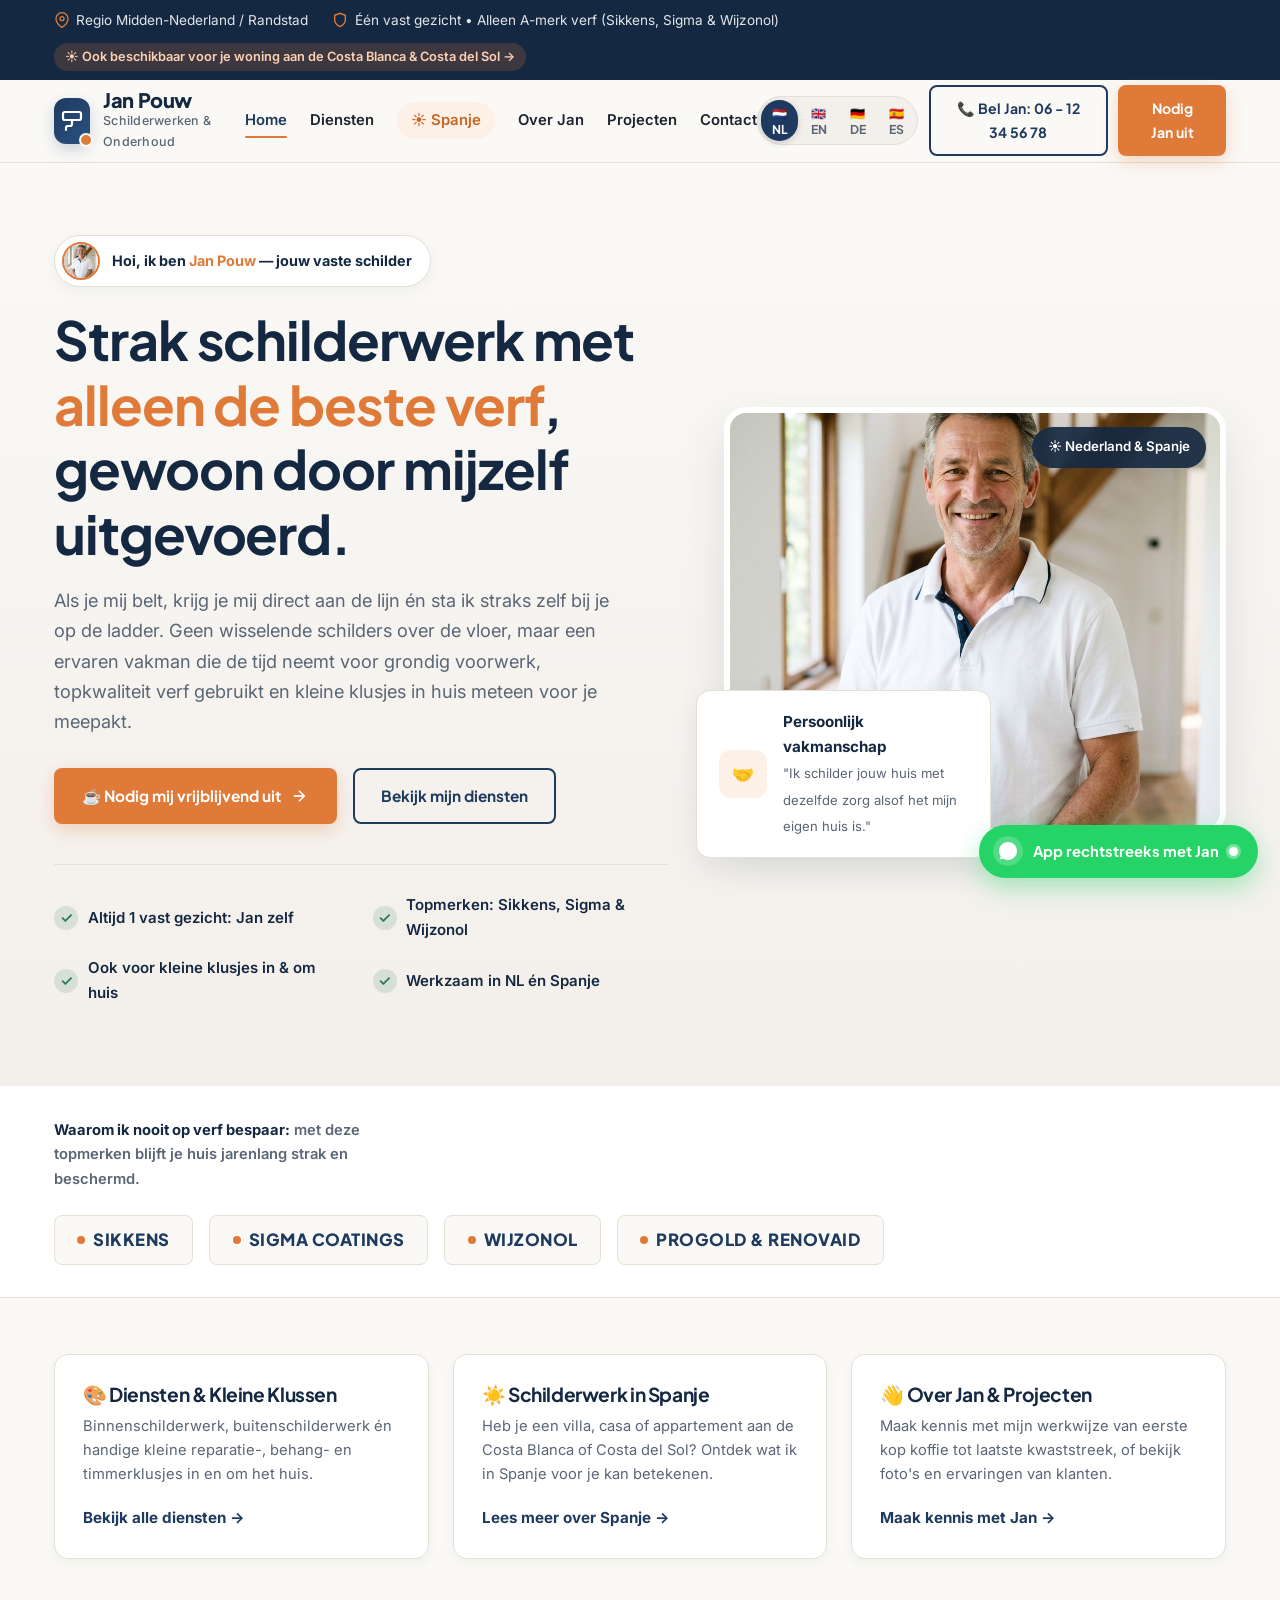
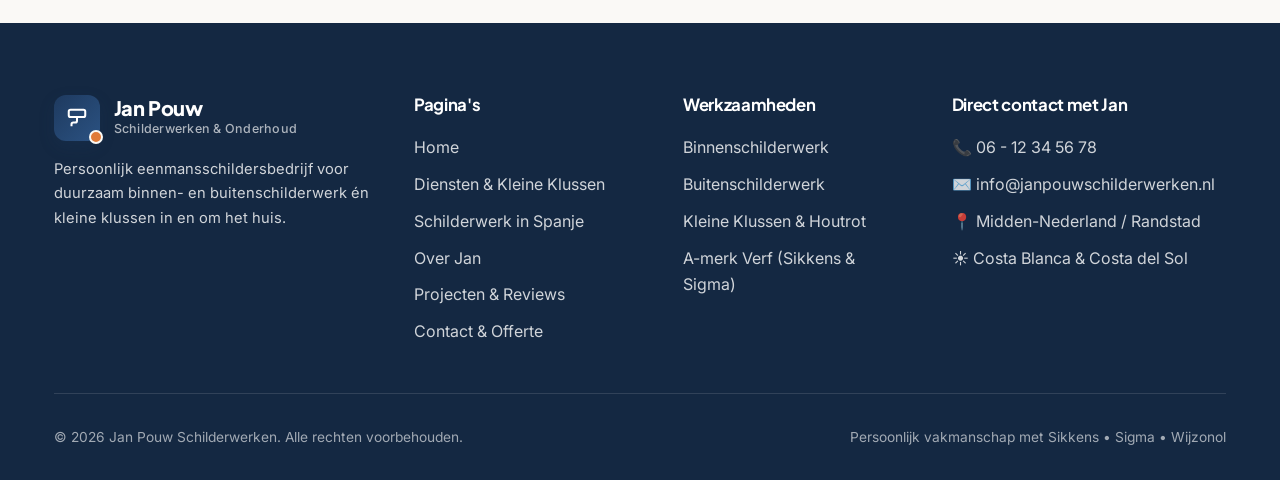
<file: index.html>
<!DOCTYPE html>
<html lang="nl">
<head>
  <meta charset="UTF-8" />
  <meta name="viewport" content="width=device-width, initial-scale=1.0" />
  <title>Jan Pouw Schilderwerken | Persoonlijk Vakmanschap voor Binnen, Buiten &amp; Spanje</title>
  <meta name="description" content="Hoi, ik ben Jan Pouw. Als ervaren eenmanszaak verzorg ik strak binnen- en buitenschilderwerk én kleine klussen in en om je huis. Werkzaam in Midden-Nederland / Randstad en Spanje." />
  <link rel="preconnect" href="https://fonts.googleapis.com" />
  <link rel="preconnect" href="https://fonts.gstatic.com" crossorigin />
  <link href="https://fonts.googleapis.com/css2?family=Caveat:wght@700&family=Inter:wght@400;500;600;700&family=Plus+Jakarta+Sans:wght@600;700;800&display=swap" rel="stylesheet" />
  <link rel="stylesheet" href="css/style.css" />
</head>
<body>

  <!-- Topbar -->
  <div class="topbar">
    <div class="container topbar-inner">
      <div class="topbar-items">
        <span class="topbar-item">
          <svg width="16" height="16" viewBox="0 0 24 24" fill="none" stroke="currentColor" stroke-width="2"><path d="M21 10c0 7-9 13-9 13s-9-6-9-13a9 9 0 0 1 18 0z"/><circle cx="12" cy="10" r="3"/></svg>
          Regio Midden-Nederland / Randstad
        </span>
        <span class="topbar-item">
          <svg width="16" height="16" viewBox="0 0 24 24" fill="none" stroke="currentColor" stroke-width="2"><path d="M12 22s8-4 8-10V5l-8-3-8 3v7c0 6 8 10 8 10z"/></svg>
          Één vast gezicht • Alleen A-merk verf (Sikkens, Sigma &amp; Wijzonol)
        </span>
      </div>
      <div>
        <a href="spanje.html" class="topbar-spain-badge">
          ☀️ Ook beschikbaar voor je woning aan de Costa Blanca &amp; Costa del Sol &rarr;
        </a>
      </div>
    </div>
  </div>

  <!-- Navigatie (6 losse pagina's) -->
  <header class="site-header">
    <div class="container header-inner">
      <a href="index.html" class="brand">
        <div class="brand-mark">
          <svg width="24" height="24" viewBox="0 0 24 24" fill="none" stroke="currentColor" stroke-width="2.2" stroke-linecap="round" stroke-linejoin="round"><path d="M19 3H5a2 2 0 0 0-2 2v4a2 2 0 0 0 2 2h14a2 2 0 0 0 2-2V5a2 2 0 0 0-2-2Z"/><path d="M12 11v4a2 2 0 0 1-2 2H8a2 2 0 0 0-2 2v2"/></svg>
        </div>
        <div class="brand-text">
          <span class="brand-name">Jan Pouw</span>
          <span class="brand-sub">Schilderwerken &amp; Onderhoud</span>
        </div>
      </a>

      <nav class="nav-links" aria-label="Hoofdnavigatie">
        <a href="index.html" class="nav-link active">Home</a>
        <a href="diensten.html" class="nav-link">Diensten</a>
        <a href="spanje.html" class="nav-link nav-link-spain">☀️ Spanje</a>
        <a href="over-jan.html" class="nav-link">Over Jan</a>
        <a href="projecten.html" class="nav-link">Projecten</a>
        <a href="contact.html" class="nav-link">Contact</a>
      </nav>

      <div class="header-cta">
        <a href="tel:+31612345678" class="btn btn-outline btn-sm">📞 Bel Jan: 06 - 12 34 56 78</a>
        <a href="contact.html" class="btn btn-primary btn-sm">Nodig Jan uit</a>
      </div>

      <button class="mobile-toggle" aria-label="Menu openen" aria-expanded="false">
        <svg width="28" height="28" viewBox="0 0 24 24" fill="none" stroke="currentColor" stroke-width="2.2"><line x1="3" y1="6" x2="21" y2="6"/><line x1="3" y1="12" x2="21" y2="12"/><line x1="3" y1="18" x2="21" y2="18"/></svg>
      </button>
    </div>
  </header>

  <!-- Hero Sectie -->
  <section class="hero">
    <div class="container hero-grid">
      <div class="hero-content">
        <div class="jan-intro-pill">
          <img src="images/jan-portret.jpg" alt="Portret van schilder Jan Pouw" />
          <span>Hoi, ik ben <strong>Jan Pouw</strong> — jouw vaste schilder</span>
        </div>

        <h1>Strak schilderwerk met <span>alleen de beste verf</span>, gewoon door mijzelf uitgevoerd.</h1>
        <p class="hero-lead">
          Als je mij belt, krijg je mij direct aan de lijn én sta ik straks zelf bij je op de ladder. Geen wisselende schilders over de vloer, maar een ervaren vakman die de tijd neemt voor grondig voorwerk, topkwaliteit verf gebruikt en kleine klusjes in huis meteen voor je meepakt.
        </p>

        <div class="hero-actions">
          <a href="contact.html" class="btn btn-primary">
            ☕ Nodig mij vrijblijvend uit
            <svg width="18" height="18" viewBox="0 0 24 24" fill="none" stroke="currentColor" stroke-width="2.2"><line x1="5" y1="12" x2="19" y2="12"/><polyline points="12 5 19 12 12 19"/></svg>
          </a>
          <a href="diensten.html" class="btn btn-outline">Bekijk mijn diensten</a>
        </div>

        <div class="hero-usps">
          <div class="hero-usp">
            <span class="hero-usp-icon">✓</span>
            <span>Altijd 1 vast gezicht: Jan zelf</span>
          </div>
          <div class="hero-usp">
            <span class="hero-usp-icon">✓</span>
            <span>Topmerken: Sikkens, Sigma &amp; Wijzonol</span>
          </div>
          <div class="hero-usp">
            <span class="hero-usp-icon">✓</span>
            <span>Ook voor kleine klusjes in &amp; om huis</span>
          </div>
          <div class="hero-usp">
            <span class="hero-usp-icon">✓</span>
            <span>Werkzaam in NL én Spanje</span>
          </div>
        </div>
      </div>

      <div class="hero-visual">
        <div class="hero-image-main">
          <img src="images/jan-portret.jpg" alt="Jan Pouw, ervaren schilder" />
        </div>
        <div class="hero-spain-pill">
          ☀️ Nederland &amp; Spanje
        </div>
        <div class="hero-floating-card">
          <div class="hero-floating-badge">🤝</div>
          <div>
            <strong>Persoonlijk vakmanschap</strong>
            <span>"Ik schilder jouw huis met dezelfde zorg alsof het mijn eigen huis is."</span>
          </div>
        </div>
      </div>
    </div>
  </section>

  <!-- Verfmerken Balk -->
  <section class="brands-bar" aria-label="Verfmerken">
    <div class="container brands-inner">
      <p class="brands-label">
        <strong>Waarom ik nooit op verf bespaar:</strong> met deze topmerken blijft je huis jarenlang strak en beschermd.
      </p>
      <div class="brand-pills">
        <div class="brand-pill"><span class="dot"></span> SIKKENS</div>
        <div class="brand-pill"><span class="dot"></span> SIGMA COATINGS</div>
        <div class="brand-pill"><span class="dot"></span> WIJZONOL</div>
        <div class="brand-pill"><span class="dot"></span> PROGOLD &amp; RENOVAID</div>
      </div>
    </div>
  </section>

  <!-- Compacte Wegwijzer naar de losse pagina's -->
  <section class="section" style="padding: 3.5rem 0 4rem;">
    <div class="container">
      <div class="quick-nav-grid">
        <div class="quick-nav-card">
          <div>
            <h3>🎨 Diensten &amp; Kleine Klussen</h3>
            <p>Binnenschilderwerk, buitenschilderwerk én handige kleine reparatie-, behang- en timmerklusjes in en om het huis.</p>
          </div>
          <a href="diensten.html" class="service-card-link">Bekijk alle diensten &rarr;</a>
        </div>

        <div class="quick-nav-card">
          <div>
            <h3>☀️ Schilderwerk in Spanje</h3>
            <p>Heb je een villa, casa of appartement aan de Costa Blanca of Costa del Sol? Ontdek wat ik in Spanje voor je kan betekenen.</p>
          </div>
          <a href="spanje.html" class="service-card-link">Lees meer over Spanje &rarr;</a>
        </div>

        <div class="quick-nav-card">
          <div>
            <h3>👋 Over Jan &amp; Projecten</h3>
            <p>Maak kennis met mijn werkwijze van eerste kop koffie tot laatste kwaststreek, of bekijk foto's en ervaringen van klanten.</p>
          </div>
          <a href="over-jan.html" class="service-card-link">Maak kennis met Jan &rarr;</a>
        </div>
      </div>
    </div>
  </section>

  <!-- Footer -->
  <footer class="site-footer">
    <div class="container">
      <div class="footer-grid">
        <div class="footer-col">
          <div class="brand" style="margin-bottom: 1rem;">
            <div class="brand-mark">
              <svg width="22" height="22" viewBox="0 0 24 24" fill="none" stroke="currentColor" stroke-width="2.2"><path d="M19 3H5a2 2 0 0 0-2 2v4a2 2 0 0 0 2 2h14a2 2 0 0 0 2-2V5a2 2 0 0 0-2-2Z"/><path d="M12 11v4a2 2 0 0 1-2 2H8a2 2 0 0 0-2 2v2"/></svg>
            </div>
            <div class="brand-text">
              <span class="brand-name" style="color: #fff;">Jan Pouw</span>
              <span class="brand-sub" style="color: rgba(255,255,255,0.65);">Schilderwerken &amp; Onderhoud</span>
            </div>
          </div>
          <p style="font-size: 0.92rem; margin-bottom: 1rem;">
            Persoonlijk eenmansschildersbedrijf voor duurzaam binnen- en buitenschilderwerk én kleine klussen in en om het huis.
          </p>
        </div>

        <div class="footer-col">
          <h4>Pagina's</h4>
          <ul class="footer-links">
            <li><a href="index.html">Home</a></li>
            <li><a href="diensten.html">Diensten &amp; Kleine Klussen</a></li>
            <li><a href="spanje.html">Schilderwerk in Spanje</a></li>
            <li><a href="over-jan.html">Over Jan</a></li>
            <li><a href="projecten.html">Projecten &amp; Reviews</a></li>
            <li><a href="contact.html">Contact &amp; Offerte</a></li>
          </ul>
        </div>

        <div class="footer-col">
          <h4>Werkzaamheden</h4>
          <ul class="footer-links">
            <li><a href="diensten.html#binnen">Binnenschilderwerk</a></li>
            <li><a href="diensten.html#buiten">Buitenschilderwerk</a></li>
            <li><a href="diensten.html#klussen">Kleine Klussen &amp; Houtrot</a></li>
            <li><a href="diensten.html#verf">A-merk Verf (Sikkens &amp; Sigma)</a></li>
          </ul>
        </div>

        <div class="footer-col">
          <h4>Direct contact met Jan</h4>
          <ul class="footer-links">
            <li>📞 <a href="tel:+31612345678">06 - 12 34 56 78</a></li>
            <li>✉️ <a href="mailto:info@janpouwschilderwerken.nl">info@janpouwschilderwerken.nl</a></li>
            <li>📍 Midden-Nederland / Randstad</li>
            <li>☀️ Costa Blanca &amp; Costa del Sol</li>
          </ul>
        </div>
      </div>

      <div class="footer-bottom">
        <span>&copy; 2026 Jan Pouw Schilderwerken. Alle rechten voorbehouden.</span>
        <span>Persoonlijk vakmanschap met Sikkens • Sigma • Wijzonol</span>
      </div>
    </div>
  </footer>

  <script src="js/main.js"></script>
</body>
</html>
</file>
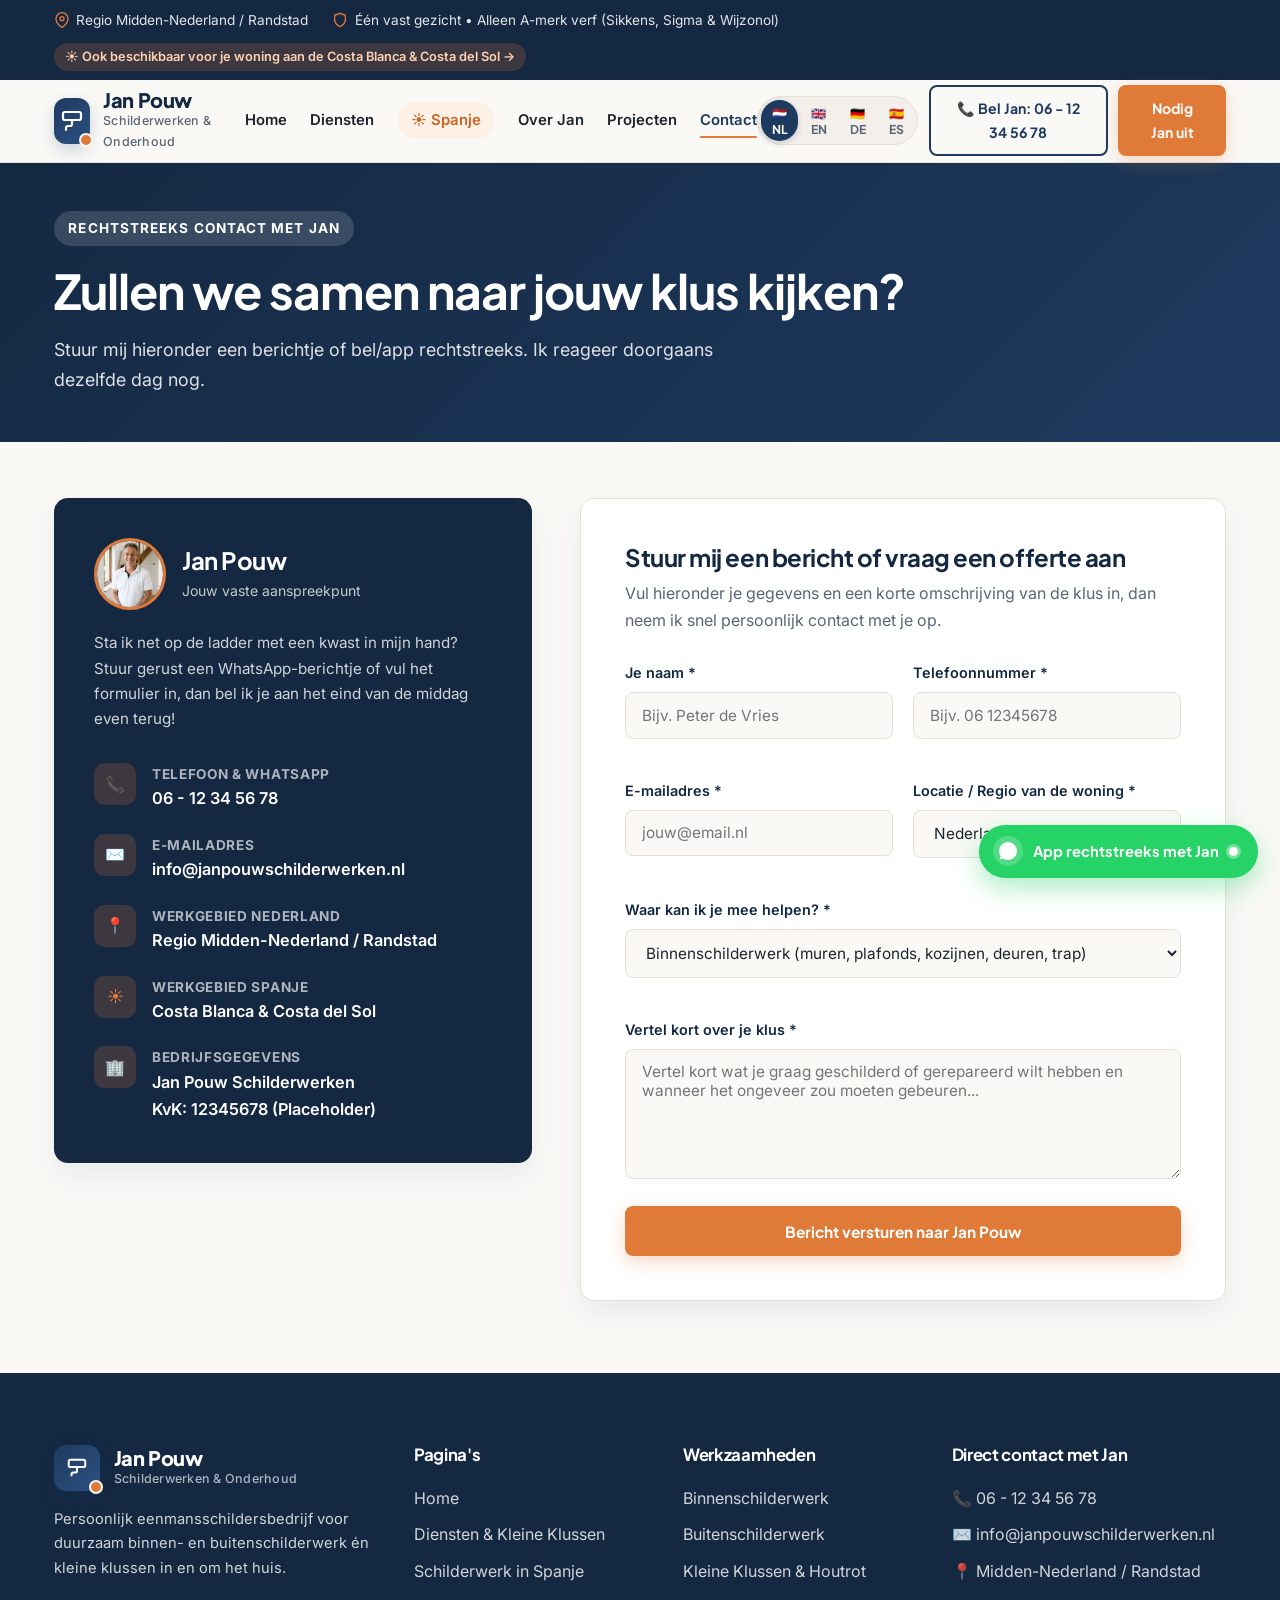
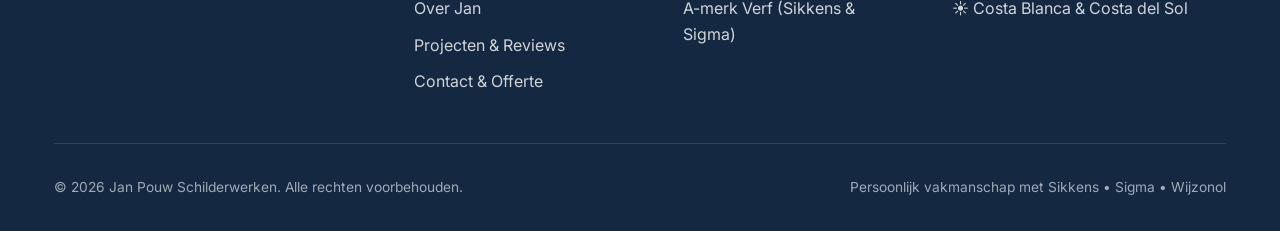
<file: contact.html>
<!DOCTYPE html>
<html lang="nl">
<head>
  <meta charset="UTF-8" />
  <meta name="viewport" content="width=device-width, initial-scale=1.0" />
  <title>Contact &amp; Offerte Aanvragen | Jan Pouw Schilderwerken</title>
  <meta name="description" content="Neem rechtstreeks contact op met Jan Pouw voor een vrijblijvende prijsopgave voor binnen- en buitenschilderwerk, kleine klussen of schilderwerk in Spanje." />
  <link rel="preconnect" href="https://fonts.googleapis.com" />
  <link rel="preconnect" href="https://fonts.gstatic.com" crossorigin />
  <link href="https://fonts.googleapis.com/css2?family=Caveat:wght@700&family=Inter:wght@400;500;600;700&family=Plus+Jakarta+Sans:wght@600;700;800&display=swap" rel="stylesheet" />
  <link rel="stylesheet" href="css/style.css" />
</head>
<body>

  <!-- Topbar -->
  <div class="topbar">
    <div class="container topbar-inner">
      <div class="topbar-items">
        <span class="topbar-item">
          <svg width="16" height="16" viewBox="0 0 24 24" fill="none" stroke="currentColor" stroke-width="2"><path d="M21 10c0 7-9 13-9 13s-9-6-9-13a9 9 0 0 1 18 0z"/><circle cx="12" cy="10" r="3"/></svg>
          Regio Midden-Nederland / Randstad
        </span>
        <span class="topbar-item">
          <svg width="16" height="16" viewBox="0 0 24 24" fill="none" stroke="currentColor" stroke-width="2"><path d="M12 22s8-4 8-10V5l-8-3-8 3v7c0 6 8 10 8 10z"/></svg>
          Één vast gezicht • Alleen A-merk verf (Sikkens, Sigma &amp; Wijzonol)
        </span>
      </div>
      <div>
        <a href="spanje.html" class="topbar-spain-badge">
          ☀️ Ook beschikbaar voor je woning aan de Costa Blanca &amp; Costa del Sol &rarr;
        </a>
      </div>
    </div>
  </div>

  <!-- Navigatie -->
  <header class="site-header">
    <div class="container header-inner">
      <a href="index.html" class="brand">
        <div class="brand-mark">
          <svg width="24" height="24" viewBox="0 0 24 24" fill="none" stroke="currentColor" stroke-width="2.2" stroke-linecap="round" stroke-linejoin="round"><path d="M19 3H5a2 2 0 0 0-2 2v4a2 2 0 0 0 2 2h14a2 2 0 0 0 2-2V5a2 2 0 0 0-2-2Z"/><path d="M12 11v4a2 2 0 0 1-2 2H8a2 2 0 0 0-2 2v2"/></svg>
        </div>
        <div class="brand-text">
          <span class="brand-name">Jan Pouw</span>
          <span class="brand-sub">Schilderwerken &amp; Onderhoud</span>
        </div>
      </a>

      <nav class="nav-links" aria-label="Hoofdnavigatie">
        <a href="index.html" class="nav-link">Home</a>
        <a href="diensten.html" class="nav-link">Diensten</a>
        <a href="spanje.html" class="nav-link nav-link-spain">☀️ Spanje</a>
        <a href="over-jan.html" class="nav-link">Over Jan</a>
        <a href="projecten.html" class="nav-link">Projecten</a>
        <a href="contact.html" class="nav-link active">Contact</a>
      </nav>

      <div class="header-cta">
        <a href="tel:+31612345678" class="btn btn-outline btn-sm">📞 Bel Jan: 06 - 12 34 56 78</a>
        <a href="contact.html" class="btn btn-primary btn-sm">Nodig Jan uit</a>
      </div>

      <button class="mobile-toggle" aria-label="Menu openen" aria-expanded="false">
        <svg width="28" height="28" viewBox="0 0 24 24" fill="none" stroke="currentColor" stroke-width="2.2"><line x1="3" y1="6" x2="21" y2="6"/><line x1="3" y1="12" x2="21" y2="12"/><line x1="3" y1="18" x2="21" y2="18"/></svg>
      </button>
    </div>
  </header>

  <!-- Page Hero -->
  <section class="page-hero" style="padding: 3rem 0;">
    <div class="container">
      <span class="eyebrow" style="background: rgba(255,255,255,0.15); color: #fff;">Rechtstreeks contact met Jan</span>
      <h1>Zullen we samen naar jouw klus kijken?</h1>
      <p>Stuur mij hieronder een berichtje of bel/app rechtstreeks. Ik reageer doorgaans dezelfde dag nog.</p>
    </div>
  </section>

  <!-- Contact Sectie -->
  <section class="section" style="padding: 3.5rem 0 4.5rem;">
    <div class="container contact-layout">
      <!-- Linkerkolom: Contactgegevens met Jan's foto -->
      <aside class="contact-info-card">
        <div style="display: flex; align-items: center; gap: 1rem; margin-bottom: 1.25rem;">
          <img src="images/jan-portret.jpg" alt="Jan Pouw" style="width: 72px; height: 72px; border-radius: 50%; object-fit: cover; border: 3px solid var(--accent);" />
          <div>
            <h3 style="margin-bottom: 0.15rem;">Jan Pouw</h3>
            <span style="font-size: 0.88rem; color: rgba(255,255,255,0.75);">Jouw vaste aanspreekpunt</span>
          </div>
        </div>
        <p>Sta ik net op de ladder met een kwast in mijn hand? Stuur gerust een WhatsApp-berichtje of vul het formulier in, dan bel ik je aan het eind van de middag even terug!</p>

        <div class="contact-list">
          <div class="contact-list-item">
            <div class="contact-icon">📞</div>
            <div>
              <strong>Telefoon &amp; WhatsApp</strong>
              <a href="tel:+31612345678">06 - 12 34 56 78</a>
            </div>
          </div>

          <div class="contact-list-item">
            <div class="contact-icon">✉️</div>
            <div>
              <strong>E-mailadres</strong>
              <a href="mailto:info@janpouwschilderwerken.nl">info@janpouwschilderwerken.nl</a>
            </div>
          </div>

          <div class="contact-list-item">
            <div class="contact-icon">📍</div>
            <div>
              <strong>Werkgebied Nederland</strong>
              <span>Regio Midden-Nederland / Randstad</span>
            </div>
          </div>

          <div class="contact-list-item">
            <div class="contact-icon">☀️</div>
            <div>
              <strong>Werkgebied Spanje</strong>
              <span>Costa Blanca &amp; Costa del Sol</span>
            </div>
          </div>

          <div class="contact-list-item">
            <div class="contact-icon">🏢</div>
            <div>
              <strong>Bedrijfsgegevens</strong>
              <span>Jan Pouw Schilderwerken<br />KvK: 12345678 (Placeholder)</span>
            </div>
          </div>
        </div>
      </aside>

      <!-- Rechterkolom: Offerteformulier -->
      <div class="form-card">
        <h2 style="margin-bottom: 0.5rem;">Stuur mij een bericht of vraag een offerte aan</h2>
        <p style="color: var(--text-muted); margin-bottom: 1.75rem;">
          Vul hieronder je gegevens en een korte omschrijving van de klus in, dan neem ik snel persoonlijk contact met je op.
        </p>

        <form id="offerte-form">
          <div class="form-grid">
            <div class="form-group">
              <label for="naam">Je naam *</label>
              <input type="text" id="naam" name="naam" class="form-control" placeholder="Bijv. Peter de Vries" required />
            </div>

            <div class="form-group">
              <label for="telefoon">Telefoonnummer *</label>
              <input type="tel" id="telefoon" name="telefoon" class="form-control" placeholder="Bijv. 06 12345678" required />
            </div>

            <div class="form-group">
              <label for="email">E-mailadres *</label>
              <input type="email" id="email" name="email" class="form-control" placeholder="jouw@email.nl" required />
            </div>

            <div class="form-group">
              <label for="locatie">Locatie / Regio van de woning *</label>
              <select id="locatie" name="locatie" class="form-control">
                <option value="Nederland (Midden-Nederland / Randstad)">Nederland (Midden-Nederland / Randstad)</option>
                <option value="Spanje (Costa Blanca / Costa del Sol)">Spanje (Costa Blanca / Costa del Sol)</option>
                <option value="Anders (vermeld in bericht)">Anders (vermeld plaats in bericht)</option>
              </select>
            </div>

            <div class="form-group full">
              <label for="klus-type">Waar kan ik je mee helpen? *</label>
              <select id="klus-type" name="klus-type" class="form-control">
                <option value="binnen">Binnenschilderwerk (muren, plafonds, kozijnen, deuren, trap)</option>
                <option value="buiten">Buitenschilderwerk (kozijnen, gevel, dakkapel)</option>
                <option value="combinatie">Combinatie binnen- &amp; buitenschilderwerk</option>
                <option value="klusjes">Kleine klussen &amp; onderhoud (houtrot, behangen, timmerwerk, montage)</option>
                <option value="spanje">Schilderwerk &amp; onderhoud in Spanje</option>
              </select>
            </div>

            <div class="form-group full">
              <label for="bericht">Vertel kort over je klus *</label>
              <textarea id="bericht" name="bericht" class="form-control" placeholder="Vertel kort wat je graag geschilderd of gerepareerd wilt hebben en wanneer het ongeveer zou moeten gebeuren..." required></textarea>
            </div>
          </div>

          <button type="submit" class="btn btn-primary" style="width: 100%;">
            Bericht versturen naar Jan Pouw
          </button>

          <div id="form-success" class="form-success" role="status"></div>
        </form>
      </div>
    </div>
  </section>

  <!-- Footer -->
  <footer class="site-footer">
    <div class="container">
      <div class="footer-grid">
        <div class="footer-col">
          <div class="brand" style="margin-bottom: 1rem;">
            <div class="brand-mark">
              <svg width="22" height="22" viewBox="0 0 24 24" fill="none" stroke="currentColor" stroke-width="2.2"><path d="M19 3H5a2 2 0 0 0-2 2v4a2 2 0 0 0 2 2h14a2 2 0 0 0 2-2V5a2 2 0 0 0-2-2Z"/><path d="M12 11v4a2 2 0 0 1-2 2H8a2 2 0 0 0-2 2v2"/></svg>
            </div>
            <div class="brand-text">
              <span class="brand-name" style="color: #fff;">Jan Pouw</span>
              <span class="brand-sub" style="color: rgba(255,255,255,0.65);">Schilderwerken &amp; Onderhoud</span>
            </div>
          </div>
          <p style="font-size: 0.92rem;">
            Persoonlijk eenmansschildersbedrijf voor duurzaam binnen- en buitenschilderwerk én kleine klussen in en om het huis.
          </p>
        </div>

        <div class="footer-col">
          <h4>Pagina's</h4>
          <ul class="footer-links">
            <li><a href="index.html">Home</a></li>
            <li><a href="diensten.html">Diensten &amp; Kleine Klussen</a></li>
            <li><a href="spanje.html">Schilderwerk in Spanje</a></li>
            <li><a href="over-jan.html">Over Jan</a></li>
            <li><a href="projecten.html">Projecten &amp; Reviews</a></li>
            <li><a href="contact.html">Contact &amp; Offerte</a></li>
          </ul>
        </div>

        <div class="footer-col">
          <h4>Werkzaamheden</h4>
          <ul class="footer-links">
            <li><a href="diensten.html#binnen">Binnenschilderwerk</a></li>
            <li><a href="diensten.html#buiten">Buitenschilderwerk</a></li>
            <li><a href="diensten.html#klussen">Kleine Klussen &amp; Houtrot</a></li>
            <li><a href="diensten.html#verf">A-merk Verf (Sikkens &amp; Sigma)</a></li>
          </ul>
        </div>

        <div class="footer-col">
          <h4>Direct contact met Jan</h4>
          <ul class="footer-links">
            <li>📞 <a href="tel:+31612345678">06 - 12 34 56 78</a></li>
            <li>✉️ <a href="mailto:info@janpouwschilderwerken.nl">info@janpouwschilderwerken.nl</a></li>
            <li>📍 Midden-Nederland / Randstad</li>
            <li>☀️ Costa Blanca &amp; Costa del Sol</li>
          </ul>
        </div>
      </div>

      <div class="footer-bottom">
        <span>&copy; 2026 Jan Pouw Schilderwerken. Alle rechten voorbehouden.</span>
        <span>Persoonlijk vakmanschap met Sikkens • Sigma • Wijzonol</span>
      </div>
    </div>
  </footer>

  <script src="js/main.js"></script>
</body>
</html>
</file>
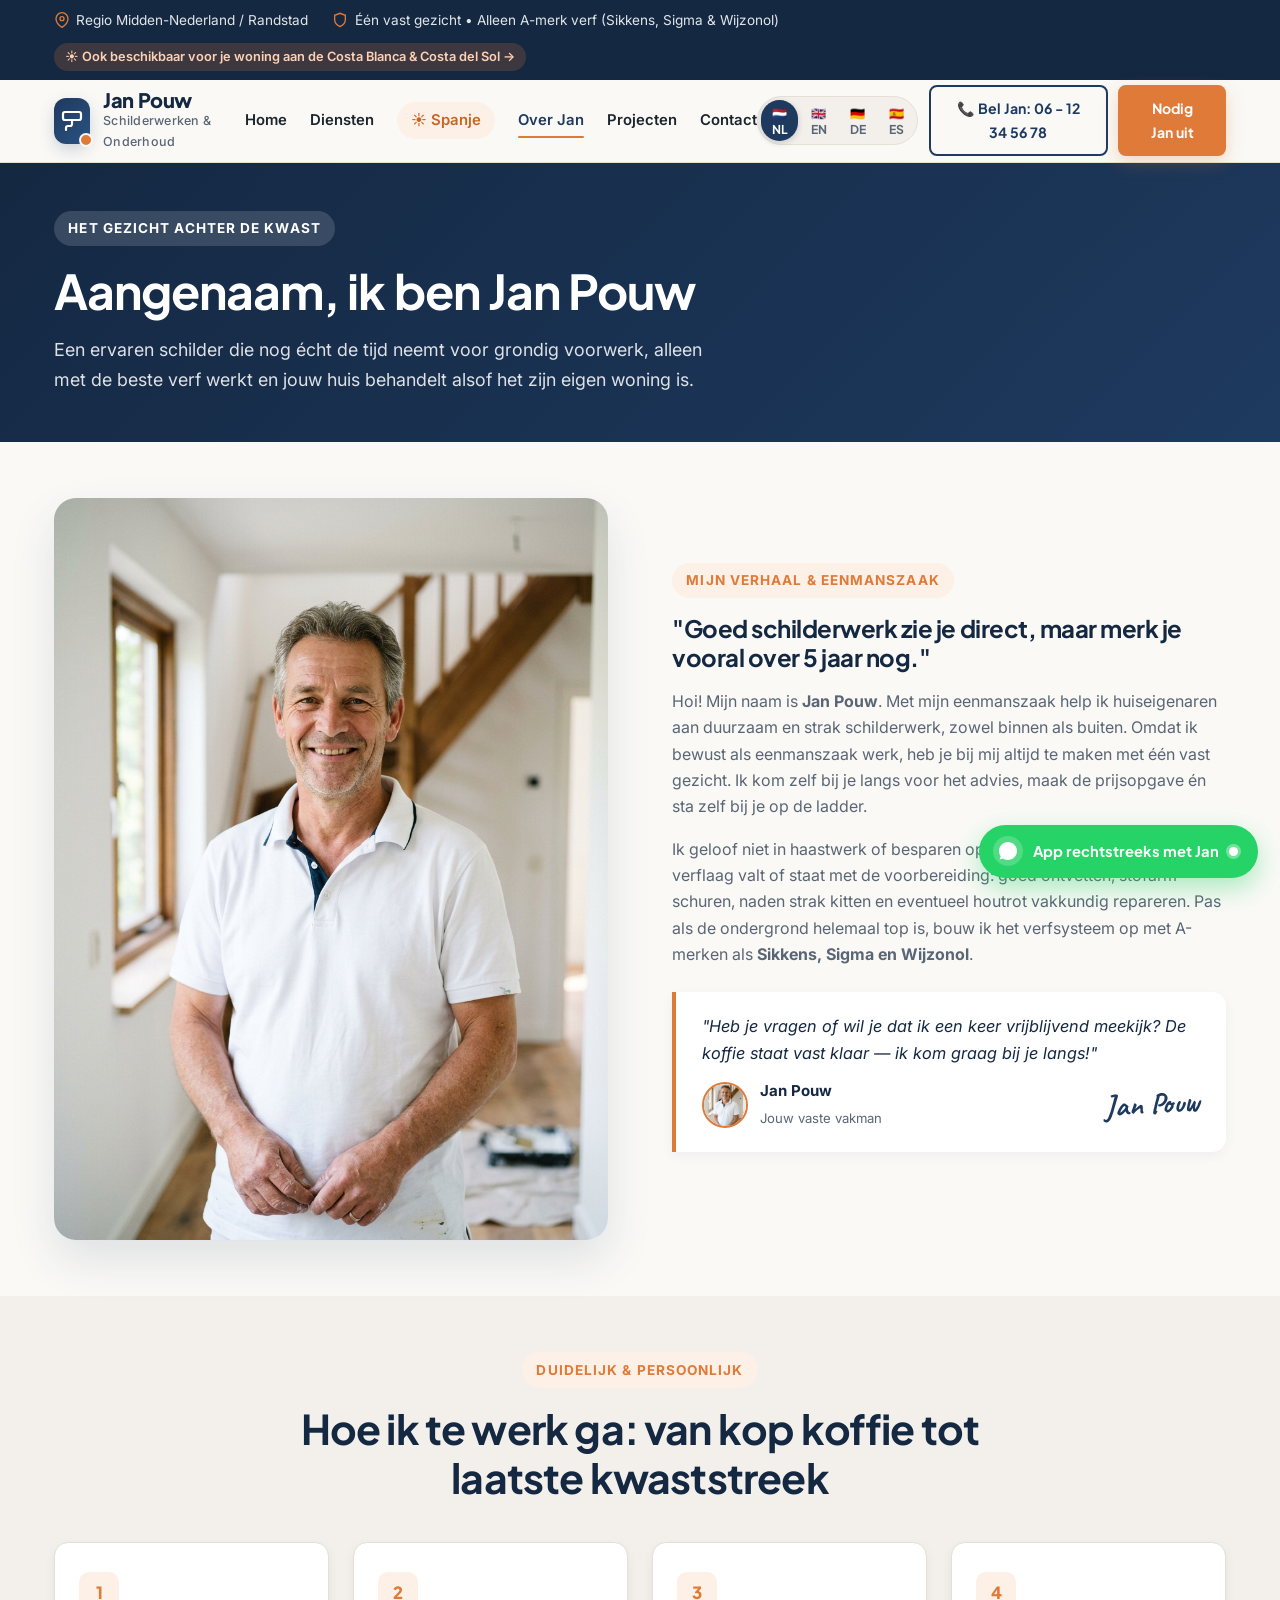
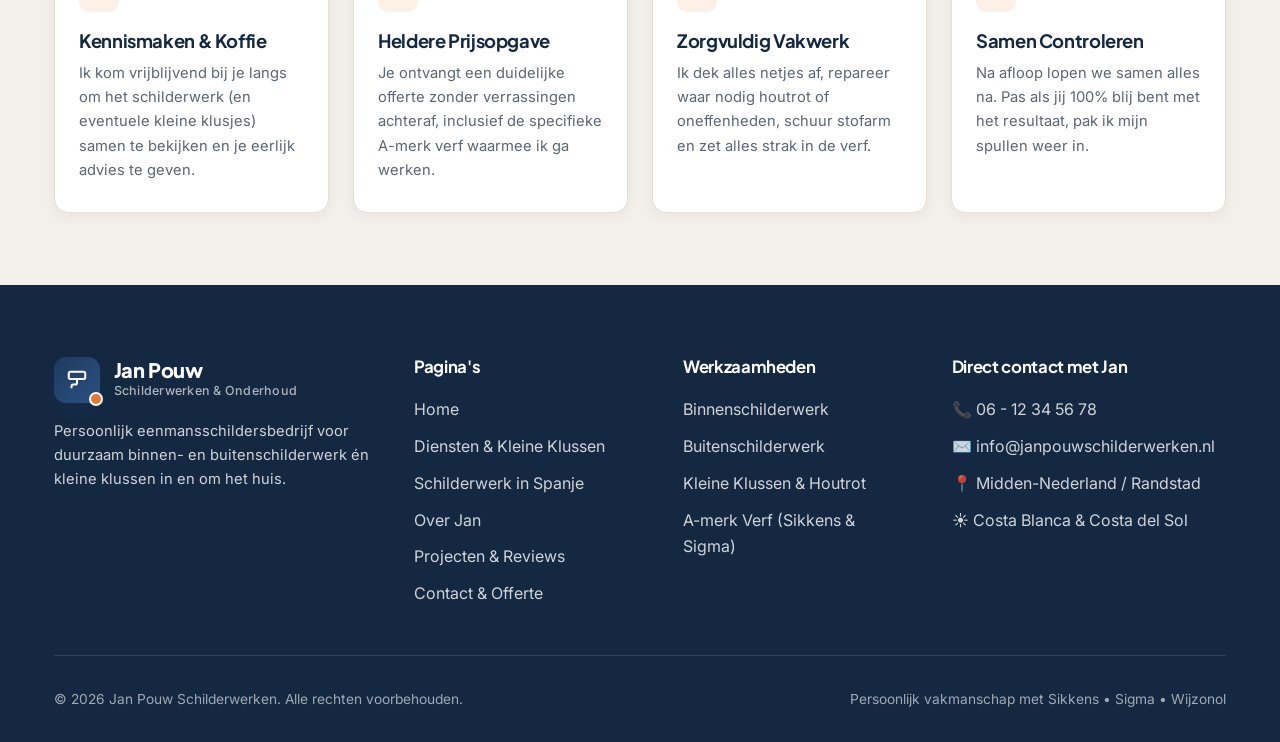
<file: over-jan.html>
<!DOCTYPE html>
<html lang="nl">
<head>
  <meta charset="UTF-8" />
  <meta name="viewport" content="width=device-width, initial-scale=1.0" />
  <title>Over Jan &amp; Mijn Werkwijze | Jan Pouw Schilderwerken</title>
  <meta name="description" content="Maak kennis met Jan Pouw: ervaren schilder met een eigen eenmanszaak, passie voor vakmanschap, topkwaliteit verf en persoonlijke service." />
  <link rel="preconnect" href="https://fonts.googleapis.com" />
  <link rel="preconnect" href="https://fonts.gstatic.com" crossorigin />
  <link href="https://fonts.googleapis.com/css2?family=Caveat:wght@700&family=Inter:wght@400;500;600;700&family=Plus+Jakarta+Sans:wght@600;700;800&display=swap" rel="stylesheet" />
  <link rel="stylesheet" href="css/style.css" />
</head>
<body>

  <!-- Topbar -->
  <div class="topbar">
    <div class="container topbar-inner">
      <div class="topbar-items">
        <span class="topbar-item">
          <svg width="16" height="16" viewBox="0 0 24 24" fill="none" stroke="currentColor" stroke-width="2"><path d="M21 10c0 7-9 13-9 13s-9-6-9-13a9 9 0 0 1 18 0z"/><circle cx="12" cy="10" r="3"/></svg>
          Regio Midden-Nederland / Randstad
        </span>
        <span class="topbar-item">
          <svg width="16" height="16" viewBox="0 0 24 24" fill="none" stroke="currentColor" stroke-width="2"><path d="M12 22s8-4 8-10V5l-8-3-8 3v7c0 6 8 10 8 10z"/></svg>
          Één vast gezicht • Alleen A-merk verf (Sikkens, Sigma &amp; Wijzonol)
        </span>
      </div>
      <div>
        <a href="spanje.html" class="topbar-spain-badge">
          ☀️ Ook beschikbaar voor je woning aan de Costa Blanca &amp; Costa del Sol &rarr;
        </a>
      </div>
    </div>
  </div>

  <!-- Navigatie -->
  <header class="site-header">
    <div class="container header-inner">
      <a href="index.html" class="brand">
        <div class="brand-mark">
          <svg width="24" height="24" viewBox="0 0 24 24" fill="none" stroke="currentColor" stroke-width="2.2" stroke-linecap="round" stroke-linejoin="round"><path d="M19 3H5a2 2 0 0 0-2 2v4a2 2 0 0 0 2 2h14a2 2 0 0 0 2-2V5a2 2 0 0 0-2-2Z"/><path d="M12 11v4a2 2 0 0 1-2 2H8a2 2 0 0 0-2 2v2"/></svg>
        </div>
        <div class="brand-text">
          <span class="brand-name">Jan Pouw</span>
          <span class="brand-sub">Schilderwerken &amp; Onderhoud</span>
        </div>
      </a>

      <nav class="nav-links" aria-label="Hoofdnavigatie">
        <a href="index.html" class="nav-link">Home</a>
        <a href="diensten.html" class="nav-link">Diensten</a>
        <a href="spanje.html" class="nav-link nav-link-spain">☀️ Spanje</a>
        <a href="over-jan.html" class="nav-link active">Over Jan</a>
        <a href="projecten.html" class="nav-link">Projecten</a>
        <a href="contact.html" class="nav-link">Contact</a>
      </nav>

      <div class="header-cta">
        <a href="tel:+31612345678" class="btn btn-outline btn-sm">📞 Bel Jan: 06 - 12 34 56 78</a>
        <a href="contact.html" class="btn btn-primary btn-sm">Nodig Jan uit</a>
      </div>

      <button class="mobile-toggle" aria-label="Menu openen" aria-expanded="false">
        <svg width="28" height="28" viewBox="0 0 24 24" fill="none" stroke="currentColor" stroke-width="2.2"><line x1="3" y1="6" x2="21" y2="6"/><line x1="3" y1="12" x2="21" y2="12"/><line x1="3" y1="18" x2="21" y2="18"/></svg>
      </button>
    </div>
  </header>

  <!-- Page Hero -->
  <section class="page-hero" style="padding: 3rem 0;">
    <div class="container">
      <span class="eyebrow" style="background: rgba(255,255,255,0.15); color: #fff;">Het gezicht achter de kwast</span>
      <h1>Aangenaam, ik ben Jan Pouw</h1>
      <p>Een ervaren schilder die nog écht de tijd neemt voor grondig voorwerk, alleen met de beste verf werkt en jouw huis behandelt alsof het zijn eigen woning is.</p>
    </div>
  </section>

  <!-- Over Jan Verhaal -->
  <section class="section" style="padding: 3.5rem 0;">
    <div class="container split-grid">
      <div>
        <img src="images/jan-portret.jpg" alt="Portret van schilder Jan Pouw" style="border-radius: var(--radius-lg); box-shadow: var(--shadow-lg);" />
      </div>
      <div>
        <span class="eyebrow">Mijn verhaal &amp; eenmanszaak</span>
        <h2>"Goed schilderwerk zie je direct, maar merk je vooral over 5 jaar nog."</h2>
        <p style="margin: 1rem 0; color: var(--text-muted);">
          Hoi! Mijn naam is <strong>Jan Pouw</strong>. Met mijn eenmanszaak help ik huiseigenaren aan duurzaam en strak schilderwerk, zowel binnen als buiten. Omdat ik bewust als eenmanszaak werk, heb je bij mij altijd te maken met één vast gezicht. Ik kom zelf bij je langs voor het advies, maak de prijsopgave én sta zelf bij je op de ladder.
        </p>
        <p style="margin-bottom: 1rem; color: var(--text-muted);">
          Ik geloof niet in haastwerk of besparen op verf. Een mooie, duurzame verflaag valt of staat met de voorbereiding: goed ontvetten, stofarm schuren, naden strak kitten en eventueel houtrot vakkundig repareren. Pas als de ondergrond helemaal top is, bouw ik het verfsysteem op met A-merken als <strong>Sikkens, Sigma en Wijzonol</strong>.
        </p>

        <div class="jan-quote-box">
          <p>"Heb je vragen of wil je dat ik een keer vrijblijvend meekijk? De koffie staat vast klaar — ik kom graag bij je langs!"</p>
          <div class="jan-signature-row">
            <div class="jan-signature-author">
              <img src="images/jan-portret.jpg" alt="Jan Pouw" />
              <div>
                <strong>Jan Pouw</strong>
                <span>Jouw vaste vakman</span>
              </div>
            </div>
            <span class="jan-handwriting">Jan Pouw</span>
          </div>
        </div>
      </div>
    </div>
  </section>

  <!-- 4 Stappen Werkwijze -->
  <section class="section section-sand" style="padding: 3.5rem 0 4.5rem;">
    <div class="container">
      <div class="section-header" style="margin-bottom: 2.5rem;">
        <span class="eyebrow">Duidelijk &amp; Persoonlijk</span>
        <h2>Hoe ik te werk ga: van kop koffie tot laatste kwaststreek</h2>
      </div>

      <div class="steps-grid">
        <div class="step-card">
          <div class="step-number">1</div>
          <h3>Kennismaken &amp; Koffie</h3>
          <p>Ik kom vrijblijvend bij je langs om het schilderwerk (en eventuele kleine klusjes) samen te bekijken en je eerlijk advies te geven.</p>
        </div>

        <div class="step-card">
          <div class="step-number">2</div>
          <h3>Heldere Prijsopgave</h3>
          <p>Je ontvangt een duidelijke offerte zonder verrassingen achteraf, inclusief de specifieke A-merk verf waarmee ik ga werken.</p>
        </div>

        <div class="step-card">
          <div class="step-number">3</div>
          <h3>Zorgvuldig Vakwerk</h3>
          <p>Ik dek alles netjes af, repareer waar nodig houtrot of oneffenheden, schuur stofarm en zet alles strak in de verf.</p>
        </div>

        <div class="step-card">
          <div class="step-number">4</div>
          <h3>Samen Controleren</h3>
          <p>Na afloop lopen we samen alles na. Pas als jij 100% blij bent met het resultaat, pak ik mijn spullen weer in.</p>
        </div>
      </div>
    </div>
  </section>

  <!-- Footer -->
  <footer class="site-footer">
    <div class="container">
      <div class="footer-grid">
        <div class="footer-col">
          <div class="brand" style="margin-bottom: 1rem;">
            <div class="brand-mark">
              <svg width="22" height="22" viewBox="0 0 24 24" fill="none" stroke="currentColor" stroke-width="2.2"><path d="M19 3H5a2 2 0 0 0-2 2v4a2 2 0 0 0 2 2h14a2 2 0 0 0 2-2V5a2 2 0 0 0-2-2Z"/><path d="M12 11v4a2 2 0 0 1-2 2H8a2 2 0 0 0-2 2v2"/></svg>
            </div>
            <div class="brand-text">
              <span class="brand-name" style="color: #fff;">Jan Pouw</span>
              <span class="brand-sub" style="color: rgba(255,255,255,0.65);">Schilderwerken &amp; Onderhoud</span>
            </div>
          </div>
          <p style="font-size: 0.92rem;">
            Persoonlijk eenmansschildersbedrijf voor duurzaam binnen- en buitenschilderwerk én kleine klussen in en om het huis.
          </p>
        </div>

        <div class="footer-col">
          <h4>Pagina's</h4>
          <ul class="footer-links">
            <li><a href="index.html">Home</a></li>
            <li><a href="diensten.html">Diensten &amp; Kleine Klussen</a></li>
            <li><a href="spanje.html">Schilderwerk in Spanje</a></li>
            <li><a href="over-jan.html">Over Jan</a></li>
            <li><a href="projecten.html">Projecten &amp; Reviews</a></li>
            <li><a href="contact.html">Contact &amp; Offerte</a></li>
          </ul>
        </div>

        <div class="footer-col">
          <h4>Werkzaamheden</h4>
          <ul class="footer-links">
            <li><a href="diensten.html#binnen">Binnenschilderwerk</a></li>
            <li><a href="diensten.html#buiten">Buitenschilderwerk</a></li>
            <li><a href="diensten.html#klussen">Kleine Klussen &amp; Houtrot</a></li>
            <li><a href="diensten.html#verf">A-merk Verf (Sikkens &amp; Sigma)</a></li>
          </ul>
        </div>

        <div class="footer-col">
          <h4>Direct contact met Jan</h4>
          <ul class="footer-links">
            <li>📞 <a href="tel:+31612345678">06 - 12 34 56 78</a></li>
            <li>✉️ <a href="mailto:info@janpouwschilderwerken.nl">info@janpouwschilderwerken.nl</a></li>
            <li>📍 Midden-Nederland / Randstad</li>
            <li>☀️ Costa Blanca &amp; Costa del Sol</li>
          </ul>
        </div>
      </div>

      <div class="footer-bottom">
        <span>&copy; 2026 Jan Pouw Schilderwerken. Alle rechten voorbehouden.</span>
        <span>Persoonlijk vakmanschap met Sikkens • Sigma • Wijzonol</span>
      </div>
    </div>
  </footer>

  <script src="js/main.js"></script>
</body>
</html>
</file>
<file: css/style.css>
/* ==========================================================================
   Jan Pouw Schilderwerken — Mediterraans Fris & Modern Design System
   ========================================================================== */

:root {
  /* Kleurenpalet: Mediterraans Fris & Modern */
  --bg-light: #FAF9F6;          /* Helder kalkwit */
  --bg-sand: #F3EFEA;           /* Zacht warm zandgrijs */
  --bg-sand-dark: #E8E1D7;      /* Iets dieper zand voor subtiele randen */
  --surface-white: #FFFFFF;     /* Zuiver wit voor kaarten */

  --primary: #1E3A5F;           /* Modern kustblauw / diep azuurblauw */
  --primary-light: #2B5282;     /* Lichter kustblauw */
  --primary-dark: #142842;      /* Diep nachtblauw */

  --accent: #E07A38;            /* Zonnig terracotta / oker */
  --accent-hover: #C86524;      /* Dieper terracotta voor hover */
  --accent-soft: #FDF0E6;       /* Zachte terracotta gloed */

  --text-main: #1C252E;         /* Diep antraciet-blauw voor leesbaarheid */
  --text-muted: #5A6675;        /* Zacht leigrijs */
  --text-light: #F8FAFC;

  --success: #2A7B56;
  --border-color: #E5DFD5;

  /* Typografie */
  --font-heading: 'Plus Jakarta Sans', -apple-system, BlinkMacSystemFont, sans-serif;
  --font-body: 'Inter', -apple-system, BlinkMacSystemFont, sans-serif;

  /* Schaduwen & Afrondingen */
  --shadow-sm: 0 4px 12px rgba(30, 58, 95, 0.05);
  --shadow-md: 0 12px 30px rgba(30, 58, 95, 0.08);
  --shadow-lg: 0 20px 45px rgba(30, 58, 95, 0.12);
  --radius-sm: 8px;
  --radius-md: 14px;
  --radius-lg: 22px;
  --radius-pill: 9999px;

  --transition: all 0.25s cubic-bezier(0.4, 0, 0.2, 1);
}

/* Reset & Basis */
*, *::before, *::after {
  box-sizing: border-box;
  margin: 0;
  padding: 0;
}

html {
  scroll-behavior: smooth;
  font-size: 16px;
}

body {
  font-family: var(--font-body);
  background-color: var(--bg-light);
  color: var(--text-main);
  line-height: 1.65;
  -webkit-font-smoothing: antialiased;
  overflow-x: hidden;
}

img {
  max-width: 100%;
  height: auto;
  display: block;
}

a {
  color: inherit;
  text-decoration: none;
  transition: var(--transition);
}

ul {
  list-style: none;
}

.container {
  width: 100%;
  max-width: 1220px;
  margin: 0 auto;
  padding: 0 1.5rem;
}

/* Typografie Helpers */
h1, h2, h3, h4 {
  font-family: var(--font-heading);
  color: var(--primary-dark);
  line-height: 1.2;
  font-weight: 700;
  letter-spacing: -0.02em;
}

.eyebrow {
  display: inline-flex;
  align-items: center;
  gap: 0.5rem;
  font-size: 0.85rem;
  font-weight: 700;
  text-transform: uppercase;
  letter-spacing: 0.08em;
  color: var(--accent);
  background: var(--accent-soft);
  padding: 0.4rem 0.9rem;
  border-radius: var(--radius-pill);
  margin-bottom: 1rem;
}

.section-header {
  max-width: 680px;
  margin: 0 auto 3.5rem;
  text-align: center;
}

.section-header h2 {
  font-size: clamp(1.85rem, 3.2vw, 2.6rem);
  margin-bottom: 1rem;
}

.section-header p {
  color: var(--text-muted);
  font-size: 1.08rem;
}

/* ==========================================================================
   Topbar & Navigatie
   ========================================================================== */
.topbar {
  background-color: var(--primary-dark);
  color: rgba(255, 255, 255, 0.88);
  font-size: 0.85rem;
  padding: 0.55rem 0;
}

.topbar-inner {
  display: flex;
  justify-content: space-between;
  align-items: center;
  flex-wrap: wrap;
  gap: 0.75rem;
}

.topbar-items {
  display: flex;
  align-items: center;
  gap: 1.5rem;
  flex-wrap: wrap;
}

.topbar-item {
  display: inline-flex;
  align-items: center;
  gap: 0.4rem;
}

.topbar-item svg {
  color: var(--accent);
  flex-shrink: 0;
}

.topbar-spain-badge {
  display: inline-flex;
  align-items: center;
  gap: 0.4rem;
  background: rgba(224, 122, 56, 0.2);
  color: #FFD1B3;
  padding: 0.2rem 0.7rem;
  border-radius: var(--radius-pill);
  font-weight: 600;
  font-size: 0.8rem;
}

.topbar-spain-badge:hover {
  background: var(--accent);
  color: #fff;
}

/* Header */
.site-header {
  position: sticky;
  top: 0;
  z-index: 1000;
  background: rgba(250, 249, 246, 0.94);
  backdrop-filter: blur(12px);
  border-bottom: 1px solid var(--border-color);
  transition: var(--transition);
}

.header-inner {
  display: flex;
  align-items: center;
  justify-content: space-between;
  height: 82px;
}

.brand {
  display: flex;
  align-items: center;
  gap: 0.85rem;
}

.brand-mark {
  width: 46px;
  height: 46px;
  border-radius: 12px;
  background: linear-gradient(135deg, var(--primary) 0%, var(--primary-light) 100%);
  display: flex;
  align-items: center;
  justify-content: center;
  color: #fff;
  position: relative;
  box-shadow: 0 6px 16px rgba(30, 58, 95, 0.2);
}

.brand-mark::after {
  content: '';
  position: absolute;
  bottom: -3px;
  right: -3px;
  width: 14px;
  height: 14px;
  background: var(--accent);
  border-radius: 50%;
  border: 2px solid var(--bg-light);
}

.brand-text {
  display: flex;
  flex-direction: column;
}

.brand-name {
  font-family: var(--font-heading);
  font-weight: 800;
  font-size: 1.25rem;
  color: var(--primary-dark);
  letter-spacing: -0.02em;
  line-height: 1.1;
}

.brand-sub {
  font-size: 0.78rem;
  color: var(--text-muted);
  font-weight: 500;
  letter-spacing: 0.02em;
}

.nav-links {
  display: flex;
  align-items: center;
  gap: 1.45rem;
}

.nav-link {
  font-weight: 600;
  font-size: 0.93rem;
  color: var(--text-main);
  position: relative;
  padding: 0.35rem 0;
  white-space: nowrap;
}

.nav-link::after {
  content: '';
  position: absolute;
  left: 0;
  bottom: 0;
  width: 0;
  height: 2.5px;
  background: var(--accent);
  border-radius: 2px;
  transition: var(--transition);
}

.nav-link:hover,
.nav-link.active {
  color: var(--primary);
}

.nav-link:hover::after,
.nav-link.active::after {
  width: 100%;
}

.nav-link-spain {
  display: inline-flex;
  align-items: center;
  gap: 0.35rem;
  background: var(--accent-soft);
  color: var(--accent-hover);
  padding: 0.4rem 0.85rem;
  border-radius: var(--radius-pill);
}

.nav-link-spain::after {
  display: none;
}

.nav-link-spain:hover,
.nav-link-spain.active {
  background: var(--accent);
  color: #fff;
}

.header-cta {
  display: flex;
  align-items: center;
  gap: 0.65rem;
}

.header-cta a[href^="tel:"] {
  display: none;
}

@media (min-width: 1280px) {
  .header-cta a[href^="tel:"] {
    display: inline-flex;
  }
}

/* Taalwisselaar (NL / EN / DE) */
.lang-switcher {
  display: inline-flex;
  align-items: center;
  background: var(--bg-sand);
  border: 1px solid var(--border-color);
  border-radius: var(--radius-pill);
  padding: 0.2rem;
  gap: 0.15rem;
}

.lang-btn {
  border: none;
  background: transparent;
  color: var(--text-muted);
  font-family: var(--font-heading);
  font-weight: 700;
  font-size: 0.76rem;
  padding: 0.3rem 0.55rem;
  border-radius: var(--radius-pill);
  cursor: pointer;
  transition: var(--transition);
  display: inline-flex;
  align-items: center;
  gap: 0.25rem;
}

.lang-btn:hover {
  color: var(--primary-dark);
}

.lang-btn.active {
  background: var(--primary);
  color: #fff;
  box-shadow: 0 2px 6px rgba(30, 58, 95, 0.2);
}

/* Knoppen */
.btn {
  display: inline-flex;
  align-items: center;
  justify-content: center;
  gap: 0.55rem;
  font-family: var(--font-heading);
  font-weight: 700;
  font-size: 0.96rem;
  padding: 0.85rem 1.65rem;
  border-radius: var(--radius-sm);
  border: 2px solid transparent;
  cursor: pointer;
  transition: var(--transition);
  text-align: center;
}

.btn-primary {
  background-color: var(--accent);
  color: #fff;
  box-shadow: 0 6px 18px rgba(224, 122, 56, 0.28);
}

.btn-primary:hover {
  background-color: var(--accent-hover);
  transform: translateY(-2px);
  box-shadow: 0 10px 24px rgba(224, 122, 56, 0.35);
}

.btn-secondary {
  background-color: var(--primary);
  color: #fff;
}

.btn-secondary:hover {
  background-color: var(--primary-dark);
  transform: translateY(-2px);
}

.btn-outline {
  background-color: transparent;
  border-color: var(--primary);
  color: var(--primary);
}

.btn-outline:hover {
  background-color: var(--primary);
  color: #fff;
}

.btn-outline-light {
  background-color: rgba(255, 255, 255, 0.1);
  border-color: rgba(255, 255, 255, 0.55);
  color: #fff;
}

.btn-outline-light:hover {
  background-color: #fff;
  color: var(--primary-dark);
}

.btn-sm {
  padding: 0.65rem 1.25rem;
  font-size: 0.88rem;
}

/* Mobiel menu knop */
.mobile-toggle {
  display: none;
  background: none;
  border: none;
  color: var(--primary-dark);
  cursor: pointer;
  padding: 0.5rem;
}

/* ==========================================================================
   Hero Sectie
   ========================================================================== */
.hero {
  position: relative;
  padding: 4.5rem 0 5rem;
  background: linear-gradient(180deg, var(--bg-light) 0%, var(--bg-sand) 100%);
  overflow: hidden;
}

.hero-grid {
  display: grid;
  grid-template-columns: 1.1fr 0.9fr;
  gap: 3.5rem;
  align-items: center;
}

.hero-content h1 {
  font-size: clamp(2.25rem, 4.2vw, 3.45rem);
  margin-bottom: 1.25rem;
  color: var(--primary-dark);
}

.hero-content h1 span {
  color: var(--accent);
}

.hero-lead {
  font-size: 1.14rem;
  color: var(--text-muted);
  margin-bottom: 2rem;
  max-width: 560px;
}

.hero-actions {
  display: flex;
  flex-wrap: wrap;
  gap: 1rem;
  margin-bottom: 2.5rem;
}

.hero-usps {
  display: grid;
  grid-template-columns: repeat(2, 1fr);
  gap: 0.85rem 1.5rem;
  padding-top: 1.75rem;
  border-top: 1px solid var(--border-color);
}

.hero-usp {
  display: flex;
  align-items: center;
  gap: 0.6rem;
  font-weight: 600;
  font-size: 0.94rem;
  color: var(--primary-dark);
}

.hero-usp-icon {
  width: 24px;
  height: 24px;
  border-radius: 50%;
  background: rgba(42, 123, 86, 0.14);
  color: var(--success);
  display: inline-flex;
  align-items: center;
  justify-content: center;
  flex-shrink: 0;
}

.hero-visual {
  position: relative;
}

.hero-image-main {
  border-radius: var(--radius-lg);
  overflow: hidden;
  box-shadow: var(--shadow-lg);
  border: 6px solid var(--surface-white);
  aspect-ratio: 4 / 3.4;
}

.hero-image-main img {
  width: 100%;
  height: 100%;
  object-fit: cover;
}

.hero-floating-card {
  position: absolute;
  bottom: -1.5rem;
  left: -1.75rem;
  background: var(--surface-white);
  padding: 1.15rem 1.4rem;
  border-radius: var(--radius-md);
  box-shadow: var(--shadow-md);
  display: flex;
  align-items: center;
  gap: 1rem;
  max-width: 295px;
  border: 1px solid var(--border-color);
}

.hero-floating-badge {
  width: 48px;
  height: 48px;
  border-radius: 12px;
  background: var(--accent-soft);
  color: var(--accent);
  display: flex;
  align-items: center;
  justify-content: center;
  font-weight: 800;
  font-size: 1.1rem;
  flex-shrink: 0;
}

.hero-floating-card strong {
  display: block;
  font-size: 0.95rem;
  color: var(--primary-dark);
}

.hero-floating-card span {
  font-size: 0.82rem;
  color: var(--text-muted);
}

.hero-spain-pill {
  position: absolute;
  top: 1.25rem;
  right: 1.25rem;
  background: rgba(20, 40, 66, 0.9);
  backdrop-filter: blur(8px);
  color: #fff;
  padding: 0.6rem 1rem;
  border-radius: var(--radius-pill);
  font-size: 0.83rem;
  font-weight: 600;
  display: flex;
  align-items: center;
  gap: 0.45rem;
  box-shadow: var(--shadow-sm);
}

/* ==========================================================================
   Verfmerken Balk (Sikkens, Sigma, Wijzonol)
   ========================================================================== */
.brands-bar {
  background: var(--surface-white);
  border-bottom: 1px solid var(--border-color);
  padding: 2rem 0;
}

.brands-inner {
  display: flex;
  align-items: center;
  justify-content: space-between;
  flex-wrap: wrap;
  gap: 1.5rem;
}

.brands-label {
  font-size: 0.92rem;
  font-weight: 600;
  color: var(--text-muted);
  max-width: 320px;
}

.brands-label strong {
  color: var(--primary-dark);
}

.brand-pills {
  display: flex;
  align-items: center;
  flex-wrap: wrap;
  gap: 1rem;
}

.brand-pill {
  background: var(--bg-light);
  border: 1px solid var(--border-color);
  padding: 0.65rem 1.4rem;
  border-radius: var(--radius-sm);
  font-family: var(--font-heading);
  font-weight: 800;
  font-size: 1.05rem;
  color: var(--primary);
  letter-spacing: 0.03em;
  display: flex;
  align-items: center;
  gap: 0.5rem;
}

.brand-pill span.dot {
  width: 8px;
  height: 8px;
  border-radius: 50%;
  background: var(--accent);
}

/* ==========================================================================
   Secties Algemeen & Diensten Kaarten
   ========================================================================== */
.section {
  padding: 5.5rem 0;
}

.section-sand {
  background-color: var(--bg-sand);
}

.section-primary {
  background-color: var(--primary);
  color: #fff;
}

.services-grid {
  display: grid;
  grid-template-columns: repeat(3, 1fr);
  gap: 2rem;
}

.service-card {
  background: var(--surface-white);
  border-radius: var(--radius-md);
  overflow: hidden;
  border: 1px solid var(--border-color);
  box-shadow: var(--shadow-sm);
  transition: var(--transition);
  display: flex;
  flex-direction: column;
}

.service-card:hover {
  transform: translateY(-6px);
  box-shadow: var(--shadow-lg);
}

.service-card-img {
  height: 220px;
  overflow: hidden;
  position: relative;
}

.service-card-img img {
  width: 100%;
  height: 100%;
  object-fit: cover;
  transition: transform 0.5s ease;
}

.service-card:hover .service-card-img img {
  transform: scale(1.05);
}

.service-tag {
  position: absolute;
  top: 1rem;
  left: 1rem;
  background: rgba(255, 255, 255, 0.94);
  color: var(--primary-dark);
  font-weight: 700;
  font-size: 0.78rem;
  padding: 0.3rem 0.75rem;
  border-radius: var(--radius-pill);
}

.service-card-body {
  padding: 1.85rem;
  display: flex;
  flex-direction: column;
  flex-grow: 1;
}

.service-card-body h3 {
  font-size: 1.35rem;
  margin-bottom: 0.75rem;
}

.service-card-body p {
  color: var(--text-muted);
  font-size: 0.96rem;
  margin-bottom: 1.25rem;
}

.check-list {
  margin-bottom: 1.6rem;
  display: flex;
  flex-direction: column;
  gap: 0.5rem;
}

.check-list li {
  display: flex;
  align-items: flex-start;
  gap: 0.55rem;
  font-size: 0.92rem;
  color: var(--text-main);
}

.check-list li svg {
  color: var(--accent);
  flex-shrink: 0;
  margin-top: 0.25rem;
}

.service-card-link {
  margin-top: auto;
  display: inline-flex;
  align-items: center;
  gap: 0.4rem;
  font-weight: 700;
  color: var(--primary);
  font-size: 0.95rem;
}

.service-card-link:hover {
  color: var(--accent);
  gap: 0.65rem;
}

/* ==========================================================================
   Spanje Highlight Banner
   ========================================================================== */
.spain-banner {
  background: linear-gradient(125deg, var(--primary-dark) 0%, var(--primary) 60%, #275385 100%);
  border-radius: var(--radius-lg);
  overflow: hidden;
  color: #fff;
  display: grid;
  grid-template-columns: 1.15fr 0.85fr;
  box-shadow: var(--shadow-lg);
}

.spain-banner-content {
  padding: 3.5rem;
  display: flex;
  flex-direction: column;
  justify-content: center;
}

.spain-banner-content h2 {
  color: #fff;
  font-size: clamp(1.75rem, 3vw, 2.4rem);
  margin-bottom: 1rem;
}

.spain-banner-content p {
  color: rgba(255, 255, 255, 0.86);
  font-size: 1.05rem;
  margin-bottom: 1.5rem;
}

.spain-highlights {
  display: grid;
  grid-template-columns: repeat(2, 1fr);
  gap: 0.75rem 1.25rem;
  margin-bottom: 2rem;
}

.spain-highlight-item {
  display: flex;
  align-items: center;
  gap: 0.5rem;
  font-size: 0.92rem;
  font-weight: 500;
  color: #FFF3E8;
}

.spain-banner-image {
  position: relative;
  min-height: 340px;
}

.spain-banner-image img {
  width: 100%;
  height: 100%;
  object-fit: cover;
}

/* ==========================================================================
   Over Jan / Vakmanschap Blok
   ========================================================================== */
.split-grid {
  display: grid;
  grid-template-columns: 1fr 1fr;
  gap: 4rem;
  align-items: center;
}

.image-collage {
  position: relative;
  display: grid;
  grid-template-columns: 1fr 1fr;
  gap: 1.25rem;
}

.image-collage img {
  border-radius: var(--radius-md);
  box-shadow: var(--shadow-md);
  width: 100%;
  height: 280px;
  object-fit: cover;
}

.image-collage img:nth-child(2) {
  margin-top: 2.5rem;
}

.feature-boxes {
  display: grid;
  grid-template-columns: repeat(2, 1fr);
  gap: 1.25rem;
  margin-top: 2rem;
}

.feature-box {
  background: var(--surface-white);
  padding: 1.35rem;
  border-radius: var(--radius-sm);
  border: 1px solid var(--border-color);
}

.feature-box h4 {
  font-size: 1.05rem;
  margin-bottom: 0.35rem;
  display: flex;
  align-items: center;
  gap: 0.5rem;
}

.feature-box p {
  font-size: 0.88rem;
  color: var(--text-muted);
}

/* ==========================================================================
   Reviews / Klantbeoordelingen
   ========================================================================== */
.reviews-grid {
  display: grid;
  grid-template-columns: repeat(3, 1fr);
  gap: 1.75rem;
}

.review-card {
  background: var(--surface-white);
  padding: 2rem;
  border-radius: var(--radius-md);
  border: 1px solid var(--border-color);
  box-shadow: var(--shadow-sm);
  display: flex;
  flex-direction: column;
}

.review-stars {
  color: #F59E0B;
  font-size: 1.1rem;
  letter-spacing: 2px;
  margin-bottom: 1rem;
}

.review-text {
  font-style: italic;
  color: var(--text-main);
  margin-bottom: 1.5rem;
  flex-grow: 1;
}

.review-author {
  display: flex;
  align-items: center;
  justify-content: space-between;
  padding-top: 1rem;
  border-top: 1px solid var(--border-color);
  font-size: 0.88rem;
}

.review-author strong {
  color: var(--primary-dark);
}

.review-location {
  color: var(--text-muted);
}

/* ==========================================================================
   Pagina Header (Subpagina's)
   ========================================================================== */
.page-hero {
  background: linear-gradient(135deg, var(--primary-dark) 0%, var(--primary) 100%);
  color: #fff;
  padding: 4.5rem 0;
  position: relative;
  overflow: hidden;
}

.page-hero h1 {
  color: #fff;
  font-size: clamp(2rem, 3.8vw, 3rem);
  margin-bottom: 1rem;
}

.page-hero p {
  color: rgba(255, 255, 255, 0.86);
  font-size: 1.12rem;
  max-width: 660px;
}

/* ==========================================================================
   Portfolio Galerij & Filters
   ========================================================================== */
.filter-tabs {
  display: flex;
  justify-content: center;
  flex-wrap: wrap;
  gap: 0.65rem;
  margin-bottom: 2.5rem;
}

.filter-btn {
  background: var(--surface-white);
  border: 1px solid var(--border-color);
  padding: 0.6rem 1.25rem;
  border-radius: var(--radius-pill);
  font-weight: 600;
  font-size: 0.9rem;
  color: var(--text-main);
  cursor: pointer;
  transition: var(--transition);
}

.filter-btn.active,
.filter-btn:hover {
  background: var(--primary);
  color: #fff;
  border-color: var(--primary);
}

.gallery-grid {
  display: grid;
  grid-template-columns: repeat(3, 1fr);
  gap: 1.5rem;
}

.gallery-item {
  border-radius: var(--radius-md);
  overflow: hidden;
  background: var(--surface-white);
  border: 1px solid var(--border-color);
  box-shadow: var(--shadow-sm);
  transition: var(--transition);
}

.gallery-item.hidden {
  display: none;
}

.gallery-img {
  height: 240px;
  overflow: hidden;
  position: relative;
}

.gallery-img img {
  width: 100%;
  height: 100%;
  object-fit: cover;
  transition: transform 0.4s ease;
}

.gallery-item:hover .gallery-img img {
  transform: scale(1.05);
}

.gallery-caption {
  padding: 1.25rem;
}

.gallery-caption h4 {
  font-size: 1.05rem;
  margin-bottom: 0.25rem;
}

.gallery-caption p {
  font-size: 0.86rem;
  color: var(--text-muted);
}

/* ==========================================================================
   Contactformulier & Kaarten
   ========================================================================== */
.contact-layout {
  display: grid;
  grid-template-columns: 1fr 1.35fr;
  gap: 3rem;
  align-items: start;
}

.contact-info-card {
  background: var(--primary-dark);
  color: #fff;
  padding: 2.5rem;
  border-radius: var(--radius-md);
  box-shadow: var(--shadow-md);
}

.contact-info-card h3 {
  color: #fff;
  font-size: 1.5rem;
  margin-bottom: 0.75rem;
}

.contact-info-card > p {
  color: rgba(255, 255, 255, 0.8);
  margin-bottom: 2rem;
  font-size: 0.95rem;
}

.contact-list {
  display: flex;
  flex-direction: column;
  gap: 1.35rem;
}

.contact-list-item {
  display: flex;
  align-items: flex-start;
  gap: 1rem;
}

.contact-icon {
  width: 42px;
  height: 42px;
  border-radius: 10px;
  background: rgba(224, 122, 56, 0.2);
  color: var(--accent);
  display: flex;
  align-items: center;
  justify-content: center;
  flex-shrink: 0;
}

.contact-list-item strong {
  display: block;
  font-size: 0.85rem;
  text-transform: uppercase;
  letter-spacing: 0.05em;
  color: rgba(255, 255, 255, 0.65);
}

.contact-list-item span,
.contact-list-item a {
  font-size: 1.02rem;
  font-weight: 600;
  color: #fff;
}

.form-card {
  background: var(--surface-white);
  padding: 2.75rem;
  border-radius: var(--radius-md);
  border: 1px solid var(--border-color);
  box-shadow: var(--shadow-md);
}

.form-grid {
  display: grid;
  grid-template-columns: 1fr 1fr;
  gap: 1.25rem;
}

.form-group {
  margin-bottom: 1.25rem;
}

.form-group.full {
  grid-column: 1 / -1;
}

.form-group label {
  display: block;
  font-weight: 600;
  font-size: 0.9rem;
  margin-bottom: 0.45rem;
  color: var(--primary-dark);
}

.form-control {
  width: 100%;
  padding: 0.8rem 1rem;
  border: 1.5px solid var(--border-color);
  border-radius: var(--radius-sm);
  font-family: var(--font-body);
  font-size: 0.96rem;
  background: var(--bg-light);
  color: var(--text-main);
  transition: var(--transition);
}

.form-control:focus {
  outline: none;
  border-color: var(--primary);
  background: #fff;
  box-shadow: 0 0 0 3px rgba(30, 58, 95, 0.1);
}

textarea.form-control {
  min-height: 130px;
  resize: vertical;
}

.form-success {
  display: none;
  background: #ECFDF5;
  border: 1px solid #A7F3D0;
  color: #065F46;
  padding: 1.25rem;
  border-radius: var(--radius-sm);
  margin-top: 1rem;
  font-weight: 600;
}

/* ==========================================================================
   CTA Sectie & Footer
   ========================================================================== */
.cta-strip {
  background: var(--bg-sand);
  border-top: 1px solid var(--border-color);
  padding: 4.5rem 0;
  text-align: center;
}

.cta-strip h2 {
  font-size: clamp(1.75rem, 3vw, 2.4rem);
  margin-bottom: 0.85rem;
}

.cta-strip p {
  color: var(--text-muted);
  max-width: 600px;
  margin: 0 auto 2rem;
  font-size: 1.05rem;
}

.site-footer {
  background: var(--primary-dark);
  color: rgba(255, 255, 255, 0.8);
  padding: 4.5rem 0 2rem;
}

.footer-grid {
  display: grid;
  grid-template-columns: 1.4fr 1fr 1fr 1.2fr;
  gap: 2.5rem;
  padding-bottom: 3rem;
  border-bottom: 1px solid rgba(255, 255, 255, 0.12);
}

.footer-col h4 {
  color: #fff;
  font-size: 1.05rem;
  margin-bottom: 1.2rem;
}

.footer-links {
  display: flex;
  flex-direction: column;
  gap: 0.65rem;
}

.footer-links a:hover {
  color: var(--accent);
  padding-left: 4px;
}

.footer-bottom {
  padding-top: 2rem;
  display: flex;
  justify-content: space-between;
  align-items: center;
  flex-wrap: wrap;
  gap: 1rem;
  font-size: 0.86rem;
  color: rgba(255, 255, 255, 0.6);
}

/* ==========================================================================
   Stijlwisselaar (Versie 1: Strak & Modern vs. Versie 2: Dorps & Speels)
   ========================================================================== */
.theme-switcher {
  position: fixed;
  bottom: 1.5rem;
  right: 1.5rem;
  z-index: 2000;
  background: #142842;
  color: #fff;
  padding: 0.45rem;
  border-radius: 999px;
  box-shadow: 0 14px 35px rgba(0, 0, 0, 0.25);
  display: flex;
  align-items: center;
  gap: 0.35rem;
  border: 2px solid rgba(255, 255, 255, 0.2);
}

.theme-switcher-label {
  font-size: 0.78rem;
  font-weight: 700;
  padding: 0 0.65rem 0 0.85rem;
  color: rgba(255, 255, 255, 0.8);
  text-transform: uppercase;
  letter-spacing: 0.05em;
}

.theme-btn {
  border: none;
  background: transparent;
  color: rgba(255, 255, 255, 0.75);
  font-family: var(--font-body);
  font-weight: 700;
  font-size: 0.85rem;
  padding: 0.55rem 1rem;
  border-radius: 999px;
  cursor: pointer;
  transition: var(--transition);
  display: inline-flex;
  align-items: center;
  gap: 0.4rem;
}

.theme-btn:hover {
  color: #fff;
}

.theme-btn.active {
  background: var(--accent);
  color: #fff;
  box-shadow: 0 4px 12px rgba(0, 0, 0, 0.2);
}

/* ==========================================================================
   VERSIE 2: DORPS, SPEELS & GEMOEDELIJK (body.theme-dorps)
   ========================================================================== */
body.theme-dorps {
  --bg-light: #FDF9F1;          /* Warm roomwit / linnen */
  --bg-sand: #F3EAD8;           /* Gezellig warm zand / haver */
  --bg-sand-dark: #E5D7BF;
  --surface-white: #FFFDF9;

  --primary: #254D38;           /* Ambachtelijk dorpsgroen / monumentengroen */
  --primary-light: #356B4E;
  --primary-dark: #1A3828;

  --accent: #E08224;            /* Zonnig warm okergeel / oranje */
  --accent-hover: #C66D15;
  --accent-soft: #FCECD8;

  --text-main: #2A2622;         /* Warm donkerbruin-antraciet */
  --text-muted: #655D53;

  --border-color: #E6DAC6;

  --font-heading: 'Fraunces', Georgia, serif;
  --font-body: 'Nunito', -apple-system, BlinkMacSystemFont, sans-serif;

  --radius-sm: 999px;           /* Speelse ronde knoppen */
  --radius-md: 24px;            /* Zachte afgeronde kaarten */
  --radius-lg: 32px;
}

body.theme-dorps h1,
body.theme-dorps h2,
body.theme-dorps h3,
body.theme-dorps .brand-name {
  font-weight: 700;
  letter-spacing: -0.01em;
}

/* Handgeschreven speelse badge / aantekening in Dorpse stijl */
.dorps-note {
  display: none;
  font-family: 'Caveat', cursive;
  font-size: 1.55rem;
  font-weight: 700;
  color: var(--accent-hover);
  transform: rotate(-3deg);
  margin-bottom: 0.4rem;
}

body.theme-dorps .dorps-note {
  display: inline-block;
}

body.theme-dorps .eyebrow {
  font-family: 'Caveat', cursive;
  font-size: 1.35rem;
  text-transform: none;
  letter-spacing: 0.01em;
  padding: 0.25rem 1.1rem;
  border: 1.5px dashed var(--accent);
}

/* Polaroid / speels gekantelde foto's in Dorpse modus */
body.theme-dorps .hero-image-main {
  border: 10px solid #fff;
  border-bottom-width: 28px;
  transform: rotate(1.8deg);
  box-shadow: 0 18px 40px rgba(42, 38, 34, 0.16);
  transition: transform 0.35s ease;
}

body.theme-dorps .hero-image-main:hover {
  transform: rotate(0deg) scale(1.01);
}

body.theme-dorps .hero-floating-card {
  transform: rotate(-2deg);
  border: 2px dashed var(--accent);
  background: #FFFDF8;
}

body.theme-dorps .image-collage img:first-child {
  transform: rotate(-2.5deg);
  border: 8px solid #fff;
}

body.theme-dorps .image-collage img:nth-child(2) {
  transform: rotate(2.5deg);
  border: 8px solid #fff;
}

body.theme-dorps .service-card,
body.theme-dorps .review-card,
body.theme-dorps .feature-box,
body.theme-dorps .gallery-item {
  border: 2px solid var(--border-color);
  box-shadow: 0 8px 0 var(--border-color);
}

body.theme-dorps .service-card:hover {
  transform: translateY(-6px) rotate(-0.5deg);
  box-shadow: 0 14px 0 var(--border-color);
}

body.theme-dorps .brand-mark {
  border-radius: 50%;
  transform: rotate(-6deg);
}

body.theme-dorps .form-control {
  border-radius: 16px;
}

/* ==========================================================================
   Persoonlijke Eenmanszaak Elementen (Foto Jan, Handtekening, Stappenplan)
   ========================================================================== */
.jan-intro-pill {
  display: inline-flex;
  align-items: center;
  gap: 0.75rem;
  background: var(--surface-white);
  border: 1px solid var(--border-color);
  padding: 0.4rem 1.1rem 0.4rem 0.45rem;
  border-radius: var(--radius-pill);
  box-shadow: var(--shadow-sm);
  margin-bottom: 1.25rem;
}

.jan-intro-pill img {
  width: 38px;
  height: 38px;
  border-radius: 50%;
  object-fit: cover;
  border: 2px solid var(--accent);
}

.jan-intro-pill span {
  font-size: 0.9rem;
  font-weight: 700;
  color: var(--primary-dark);
}

.jan-intro-pill strong {
  color: var(--accent);
}

.jan-quote-box {
  background: var(--surface-white);
  border-left: 4px solid var(--accent);
  padding: 1.35rem 1.6rem;
  border-radius: 0 var(--radius-md) var(--radius-md) 0;
  box-shadow: var(--shadow-sm);
  margin: 1.5rem 0;
}

.jan-quote-box p {
  font-style: italic;
  color: var(--primary-dark);
  font-size: 1.02rem;
  margin-bottom: 0.75rem;
}

.jan-signature-row {
  display: flex;
  align-items: center;
  justify-content: space-between;
  flex-wrap: wrap;
  gap: 1rem;
}

.jan-signature-author {
  display: flex;
  align-items: center;
  gap: 0.75rem;
}

.jan-signature-author img {
  width: 46px;
  height: 46px;
  border-radius: 50%;
  object-fit: cover;
  border: 2px solid var(--accent);
}

.jan-signature-author div strong {
  display: block;
  font-size: 0.94rem;
  color: var(--primary-dark);
}

.jan-signature-author div span {
  font-size: 0.82rem;
  color: var(--text-muted);
}

.jan-handwriting {
  font-family: 'Caveat', cursive;
  font-size: 1.9rem;
  font-weight: 700;
  color: var(--primary);
  transform: rotate(-3deg);
  line-height: 1;
}

/* 4 Stappen: Van Kop Koffie tot Laatste Kwaststreek */
.steps-grid {
  display: grid;
  grid-template-columns: repeat(4, 1fr);
  gap: 1.5rem;
}

.step-card {
  background: var(--surface-white);
  padding: 1.85rem 1.5rem;
  border-radius: var(--radius-md);
  border: 1px solid var(--border-color);
  box-shadow: var(--shadow-sm);
  position: relative;
  transition: var(--transition);
}

.step-card:hover {
  transform: translateY(-4px);
  box-shadow: var(--shadow-md);
}

.step-number {
  width: 40px;
  height: 40px;
  border-radius: 10px;
  background: var(--accent-soft);
  color: var(--accent);
  font-family: var(--font-heading);
  font-weight: 800;
  font-size: 1.05rem;
  display: flex;
  align-items: center;
  justify-content: center;
  margin-bottom: 1.1rem;
}

.step-card h3 {
  font-size: 1.15rem;
  margin-bottom: 0.55rem;
}

.step-card p {
  font-size: 0.92rem;
  color: var(--text-muted);
}

/* Persoonlijk CTA Blok met Jan's portret */
.personal-cta-card {
  max-width: 860px;
  margin: 0 auto;
  background: var(--surface-white);
  border: 1px solid var(--border-color);
  border-radius: var(--radius-lg);
  padding: 2.75rem;
  box-shadow: var(--shadow-md);
  display: flex;
  align-items: center;
  gap: 2.25rem;
  text-align: left;
}

.personal-cta-avatar {
  width: 115px;
  height: 115px;
  border-radius: 50%;
  object-fit: cover;
  border: 4px solid var(--accent);
  flex-shrink: 0;
  box-shadow: var(--shadow-sm);
}

/* ==========================================================================
   Responsiveness
   ========================================================================== */
@media (max-width: 992px) {
  .hero-grid,
  .split-grid,
  .spain-banner,
  .contact-layout {
    grid-template-columns: 1fr;
  }

  .services-grid,
  .reviews-grid,
  .gallery-grid,
  .steps-grid {
    grid-template-columns: repeat(2, 1fr);
  }

  .footer-grid {
    grid-template-columns: 1fr 1fr;
  }

  .hero-floating-card {
    left: 1rem;
    bottom: 1rem;
  }
}

@media (max-width: 768px) {
  .topbar {
    display: none;
  }

  .mobile-toggle {
    display: block;
  }

  .nav-links {
    position: fixed;
    top: 82px;
    left: 0;
    right: 0;
    background: var(--surface-white);
    flex-direction: column;
    padding: 1.75rem;
    gap: 1.15rem;
    border-bottom: 1px solid var(--border-color);
    box-shadow: var(--shadow-md);
    transform: translateY(-130%);
    opacity: 0;
    pointer-events: none;
    transition: var(--transition);
  }

  .nav-links.open {
    transform: translateY(0);
    opacity: 1;
    pointer-events: auto;
  }

  .header-cta {
    display: none;
  }

  .services-grid,
  .reviews-grid,
  .gallery-grid,
  .steps-grid,
  .form-grid,
  .hero-usps,
  .spain-highlights,
  .feature-boxes,
  .footer-grid {
    grid-template-columns: 1fr;
  }

  .personal-cta-card {
    flex-direction: column;
    text-align: center;
    padding: 2rem 1.5rem;
  }

  .spain-banner-content {
    padding: 2.25rem 1.5rem;
  }
}


/* ==========================================================================
   Interactieve Dienst-Tabbladen & Compacte Pagina-indeling
   ========================================================================== */
.service-tabs-nav {
  display: flex;
  justify-content: center;
  flex-wrap: wrap;
  gap: 0.75rem;
  margin-bottom: 2.5rem;
}

.service-tab-btn {
  background: var(--surface-white);
  border: 1.5px solid var(--border-color);
  padding: 0.8rem 1.4rem;
  border-radius: var(--radius-pill);
  font-family: var(--font-heading);
  font-weight: 700;
  font-size: 0.95rem;
  color: var(--primary-dark);
  cursor: pointer;
  transition: var(--transition);
  display: inline-flex;
  align-items: center;
  gap: 0.5rem;
  box-shadow: var(--shadow-sm);
}

.service-tab-btn:hover {
  border-color: var(--primary);
  transform: translateY(-2px);
}

.service-tab-btn.active {
  background: var(--primary);
  color: #fff;
  border-color: var(--primary);
  box-shadow: 0 8px 20px rgba(30, 58, 95, 0.22);
}

.service-tab-panel {
  display: none;
  animation: fadeInTab 0.25s ease;
}

.service-tab-panel.active {
  display: block;
}

@keyframes fadeInTab {
  from {
    opacity: 0;
    transform: translateY(6px);
  }
  to {
    opacity: 1;
    transform: translateY(0);
  }
}

.quick-nav-grid {
  display: grid;
  grid-template-columns: repeat(3, 1fr);
  gap: 1.5rem;
}

.quick-nav-card {
  background: var(--surface-white);
  border: 1px solid var(--border-color);
  border-radius: var(--radius-md);
  padding: 1.75rem;
  box-shadow: var(--shadow-sm);
  transition: var(--transition);
  display: flex;
  flex-direction: column;
  justify-content: space-between;
}

.quick-nav-card:hover {
  transform: translateY(-4px);
  box-shadow: var(--shadow-md);
  border-color: var(--accent);
}

.quick-nav-card h3 {
  font-size: 1.2rem;
  margin-bottom: 0.45rem;
}

.quick-nav-card p {
  font-size: 0.92rem;
  color: var(--text-muted);
  margin-bottom: 1.15rem;
}

@media (max-width: 992px) {
  .quick-nav-grid {
    grid-template-columns: 1fr;
  }
}


/* ==========================================================================
   Zwevende WhatsApp-knop Rechtsonder
   ========================================================================== */
.whatsapp-float {
  position: fixed;
  bottom: 1.4rem;
  right: 1.4rem;
  z-index: 1900;
  display: inline-flex;
  align-items: center;
  gap: 0.65rem;
  background-color: #25D366;
  color: #ffffff;
  padding: 0.7rem 1.2rem 0.7rem 0.85rem;
  border-radius: 999px;
  font-family: var(--font-heading);
  font-weight: 700;
  font-size: 0.92rem;
  box-shadow: 0 10px 26px rgba(37, 211, 102, 0.38);
  transition: var(--transition);
  text-decoration: none;
}

.whatsapp-float:hover {
  background-color: #1EBE5A;
  transform: translateY(-3px) scale(1.02);
  box-shadow: 0 14px 32px rgba(37, 211, 102, 0.48);
  color: #ffffff;
}

.whatsapp-float-icon {
  width: 30px;
  height: 30px;
  background: rgba(255, 255, 255, 0.2);
  border-radius: 50%;
  display: inline-flex;
  align-items: center;
  justify-content: center;
  flex-shrink: 0;
}

.whatsapp-float-dot {
  width: 9px;
  height: 9px;
  background: #ffffff;
  border-radius: 50%;
  box-shadow: 0 0 0 3px rgba(255, 255, 255, 0.35);
}

@media (max-width: 600px) {
  .whatsapp-float {
    bottom: 1rem;
    right: 1rem;
    padding: 0.75rem 1rem;
    font-size: 0.86rem;
  }
}
</file>
